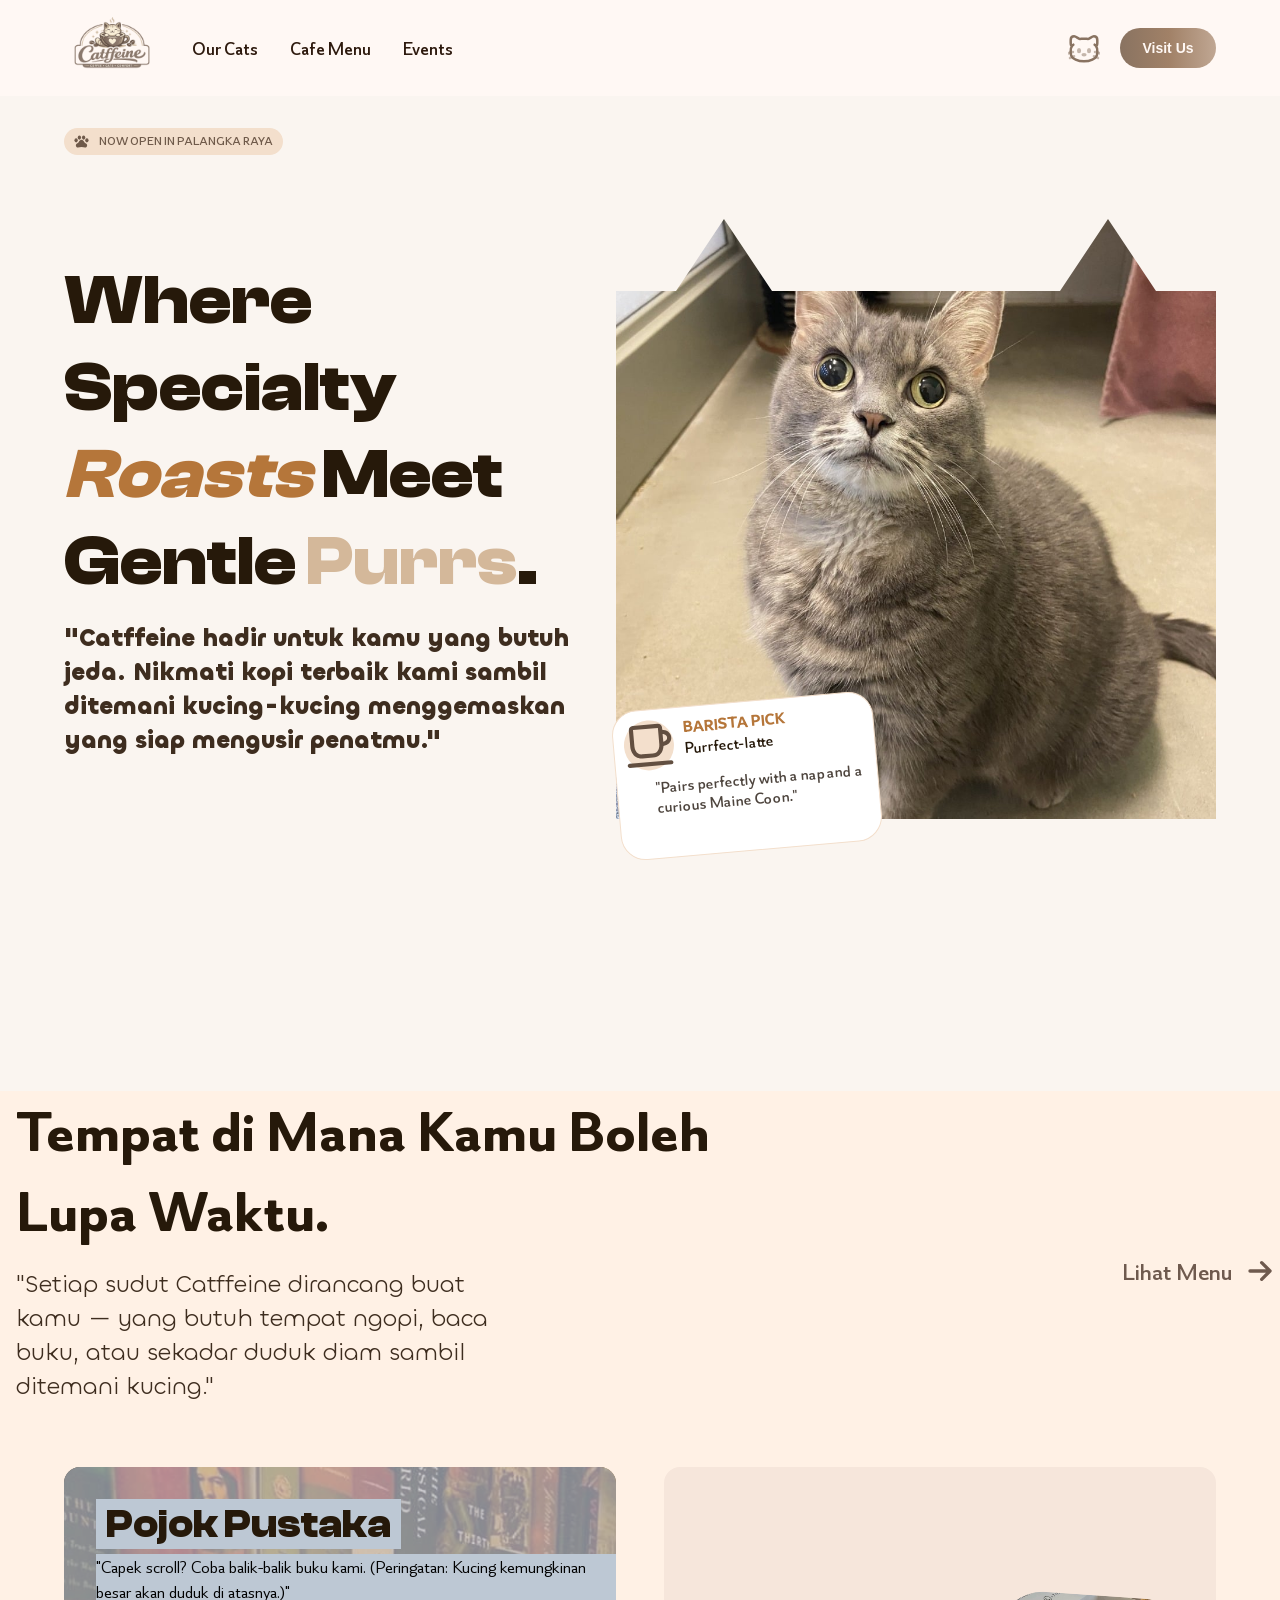
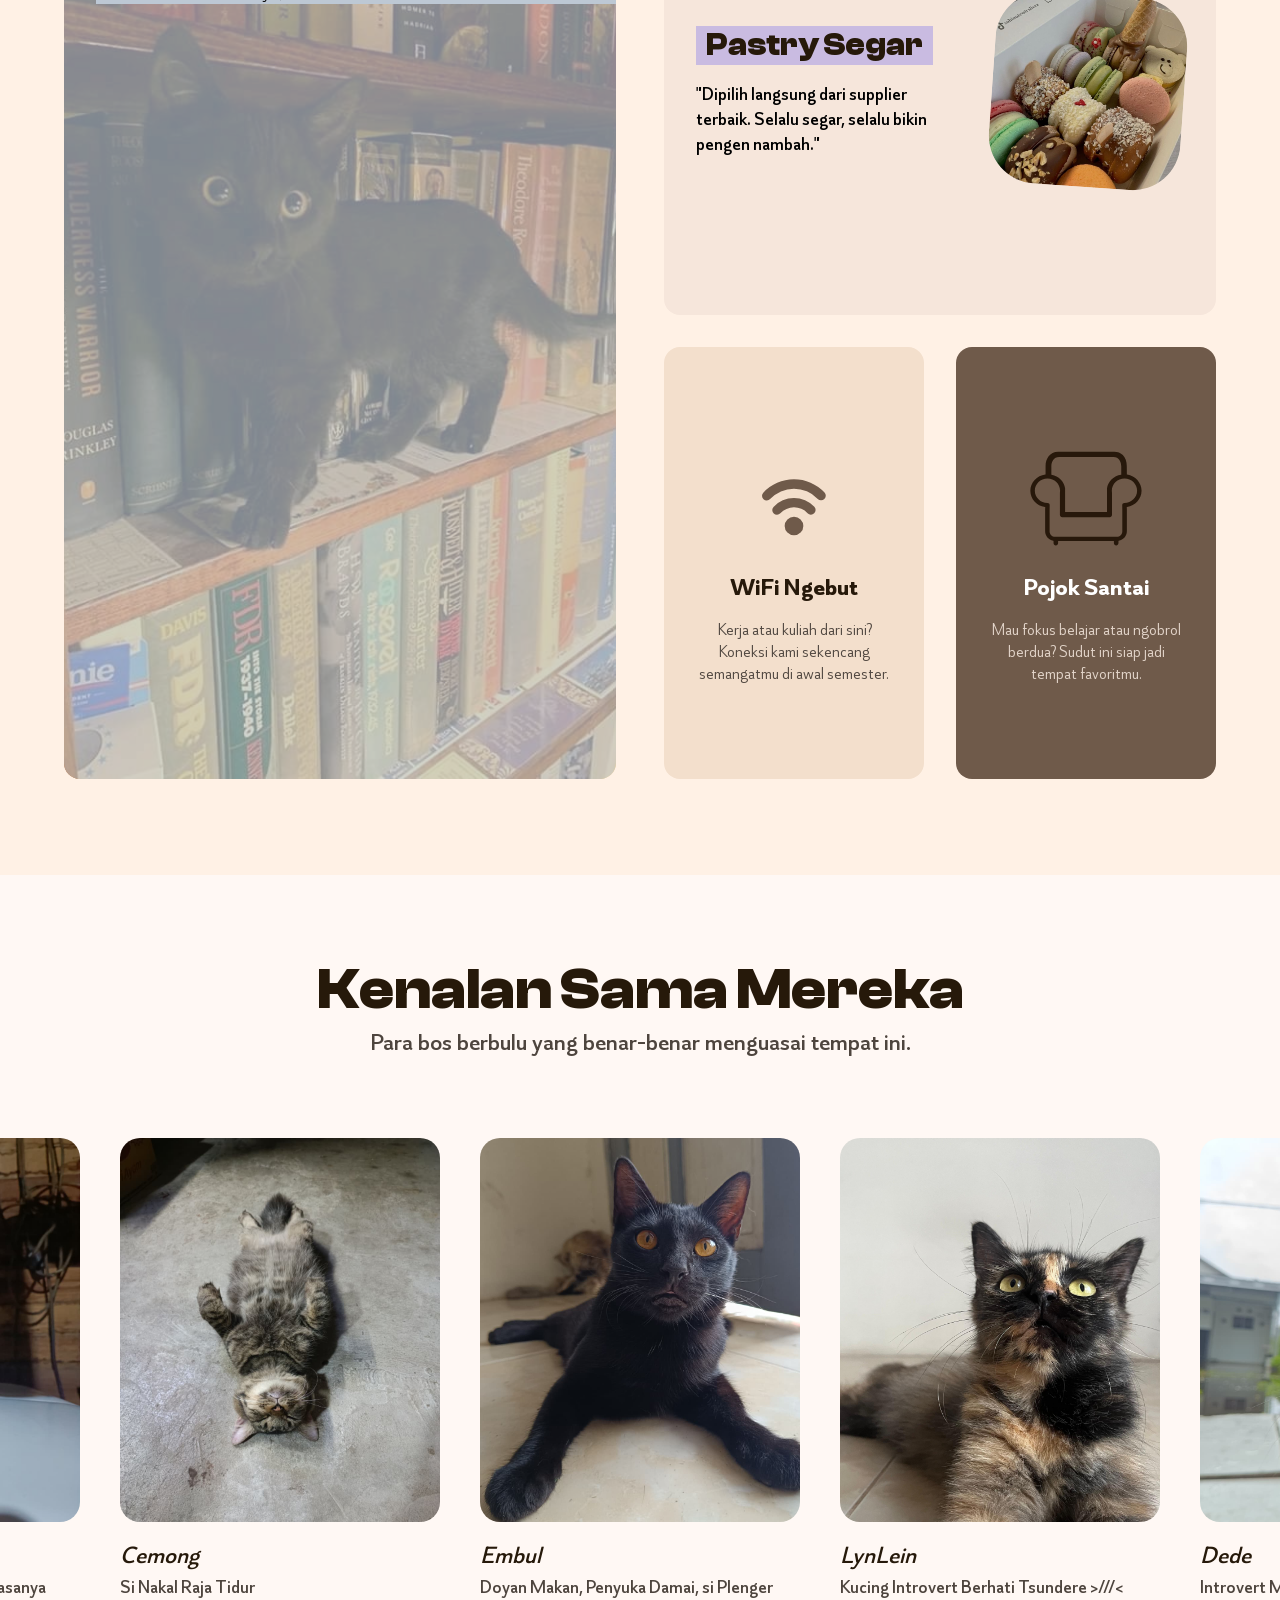
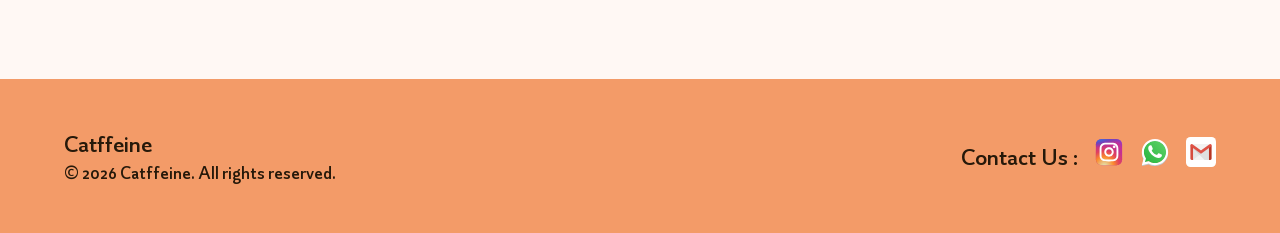
<file: index.html>
<!DOCTYPE html>
<html lang="en">
<head>
    <meta charset="UTF-8">
    <meta name="viewport" content="width=device-width, initial-scale=1.0">
    <title>Catffeine</title>
    <link rel="stylesheet" href="Index.css">
    <link rel="preload" href="Index.css" as="style">
</head>
<body>
    <div class="head_container">
        <div class="l-nav">
            <img class="logo" src="Img/Logo.png" alt="Catffeine Logo">
            <div class="nav">
                <a class="nav_child" href="#our-cats">Our Cats</a>
                <a class="nav_child" href="Menu.html">Cafe Menu</a>
                <a class="nav_child" href="Event.html">Events</a>
            </div>
        </div>
        <div class="R_nav">
            <button class="cat">
            </button>
            <a target="_blank" href="https://maps.app.goo.gl/F3sr7sW2v1mFtuyj6"><button class="Visit_us_btn">
                Visit Us
            </button></a>
            <button class="hamburger" id="hamburger">
                <span></span>
                <span></span>
                <span></span>
            </button>
        </div>
    </div>
    <div class="mobile-nav" id="mobileNav">
        <a href="#our-cats">Our Cats</a>
        <a href="Menu.html">Cafe Menu</a>
        <a href="Event.html">Events</a>
    </div>
    <div class="open-sign">
        <svg class="cat-paw" fill="#6F5A4A" viewBox="0 0 512 512" xmlns="http://www.w3.org/2000/svg"><g id="SVGRepo_bgCarrier" stroke-width="0"></g><g id="SVGRepo_tracerCarrier" stroke-linecap="round" stroke-linejoin="round"></g><g id="SVGRepo_iconCarrier"><title>ionicons-v5-n</title><path d="M442.8,361.82C434,336.72,413.49,324,393.69,311.7c-17.23-10.71-33.5-20.83-44.14-39C320.22,222.37,304.11,192,256.06,192s-64.21,30.38-93.61,80.69c-10.65,18.21-27,28.35-44.25,39.08-19.8,12.31-40.27,25-49.1,50.05A78.06,78.06,0,0,0,64,390.11C64,430.85,96.45,464,132.4,464s83.31-18.13,123.76-18.13S343.31,464,379.71,464,448,430.85,448,390.11A78.3,78.3,0,0,0,442.8,361.82Z"></path><ellipse cx="72" cy="216" rx="56" ry="72"></ellipse><ellipse cx="184" cy="120" rx="56" ry="72"></ellipse><ellipse cx="328" cy="120" rx="56" ry="72"></ellipse><ellipse cx="440" cy="216" rx="56" ry="72"></ellipse></g></svg>
        <div>
            NOW OPEN IN PALANGKA RAYA
        </div>
    </div>
    <div class="content-container">
        <div class="content">
            <div class="slogan">
                Where Specialty <span style="color: #B5763A; font-style: italic;">Roasts</span>
                Meet Gentle <span style="color: #D4B89A;">Purrs</span>.
            </div>
            <p class="description">"Catffeine hadir untuk kamu yang butuh jeda. Nikmati kopi terbaik kami sambil ditemani kucing-kucing menggemaskan yang siap mengusir penatmu."</p>
        </div>
        <div class="content-img">
            <div class="cat-ear-wrapper">
                <img class="princess" src="Img/Frontpageguy.jpg" alt="Cat Image">
            </div>
            <div class="rec">
                <div class ="logo-background">
                    <img style="width: 50px;"  src="Img/coffee-svgrepo-com.svg" alt="coffee logo">
                </div>
                <div class="rec-desc">
                    <div style="color: #B5763A; font-weight: bold;">
                        BARISTA PICK
                    </div>
                    <div style="color: #26190A;">
                        Purrfect-latte
                    </div>
                    <p style="margin-left: -2rem;">
                        "Pairs perfectly with a nap and a curious Maine Coon."
                    </p>
                </div>
            </div>
        </div>
    </div> 
    <div class="sec-content">
            <div class="sec-tagline">
                Tempat di Mana Kamu Boleh Lupa Waktu.
            </div>
            <div style="display: flex; flex-direction: row; justify-content: space-between;">
            <p class="sec-p">
                "Setiap sudut Catffeine dirancang buat kamu — yang butuh tempat ngopi, baca buku, atau sekadar duduk diam sambil ditemani kucing."
            </p>
            <a style="text-decoration: none;" href="Menu.html">
                <div class="menu-btn">
                    Lihat Menu
                    <img class="r-arrow" style="width: 40px;" src="Img/arrow-sm-right-svgrepo-com.svg" alt="right arrow">
                </div>
            </a>
            </div>
            <div class="box-section">
                    <div class="l-box">
                        <div class="cat-cover">
                            <div class="text-box">
                                <div class="st-box-tag">Pojok Pustaka</div>
                                <span style="background-color: #BDC8D4; font-size: 18px;">
                                    "Capek scroll? Coba balik-balik buku kami. (Peringatan: Kucing kemungkinan besar akan duduk di atasnya.)"
                                </span>
                        </div>
                        </div>
                    </div>
                    <div class="r-box">
                        <div class="nd-box">
                            <div class="nd-box-l">
                                <div class="nd-box-tag">Pastry Segar</div>
                                <span class="nd-box-desc">
                                    "Dipilih langsung dari supplier terbaik. Selalu segar, selalu bikin pengen nambah."
                                </span>
                            </div>
                            <div class="nd-box-r">
                                <img class="snack" src="Img/Snacks.jpg" alt="pastry">
                            </div>
                        </div>
                        <div style="display: flex; flex-direction: row;">
                            <div class="rd-box">
                                <img class="wifi"src="Img/wifi-medium-svgrepo-com.svg" alt="wifi">
                                <span class="wifi-tag">
                                    WiFi Ngebut
                                </span>
                                <span class="wifi-desc">
                                    Kerja atau kuliah dari sini? Koneksi kami sekencang semangatmu di awal semester.
                                </span>
                            </div>
                            <div class="th-box">
                                <img class="sofa"src="Img/sofa-svgrepo-com.svg" alt="sofa">
                                    <span class="sofa-tag">
                                    Pojok Santai
                                </span>
                                <span class="sofa-desc">
                                    Mau fokus belajar atau ngobrol berdua? Sudut ini siap jadi tempat favoritmu.
                                </span>
                            </div>
                        </div>
                    </div>
            </div>
    </div>
    <div id="our-cats" class="third-content">
        <div class="trd-tagline">
            Kenalan Sama Mereka
        </div>
        <span style="color: #4E453E; font-weight: 500; font-size: 24px;">Para bos berbulu yang benar-benar menguasai tempat ini.</span>
        <div class="gallery">
            <div>
                <div class="cat-pic satu"></div>
                <div class="cat-name">Adull</div>
                <div class="title-cat">Pencakar Handal, Preman pada Masanya</div>
            </div>
            <div>
                <div class="cat-pic dua"></div>
                <div class="cat-name">Cemong</div>
                <div class="title-cat">Si Nakal Raja Tidur</div>
            </div>
            <div>
                <div class="cat-pic tiga"></div>
                <div class="cat-name">Embul</div>
                <div class="title-cat">Doyan Makan, Penyuka Damai, si Plenger</div>
            </div>
                <div>
                    <div class="cat-pic empat"></div>
                    <div class="cat-name">LynLein</div>
                    <div class="title-cat">Kucing Introvert Berhati Tsundere >///<</div>
                </div>
                    <div>
                        <div class="cat-pic lima"></div>
                        <div class="cat-name">Dede</div>
                        <div class="title-cat">Introvert Manja Bertampang Bos Mafia</div>
                    </div>
            </div>
        </div>
    </div>
    <footer class="footer">
        <div class="footer-tag">
            <div >Catffeine</div>
            <div style="font-size: 18px;">&copy; 2026 Catffeine. All rights reserved.</div>
        </div>
        <div class="sosmed"> Contact Us :
            <a href="https://www.instagram.com/ridhoalramdani/" target="_blank">
                <img style="width: 30px;" src="Img/instagram-1-svgrepo-com.svg" alt="instagram">
            </a>
            <a href="https://wa.me/085754200266" target="_blank">
                <img style="width: 30px;" src="Img/whatsapp-svgrepo-com.svg" alt="whatsapp">
            </a>
            <a href="mailto:ridhoalramdani@gmail.com">
                <img style="width: 30px;" src="Img/gmail-old-svgrepo-com.svg" alt="gmail">
            </a>
        </div>
    </footer>
    <script>
    document.getElementById('hamburger').addEventListener('click', () => {
        document.getElementById('mobileNav').classList.toggle('open');
    });
</script>
</body>
</html>
</file>
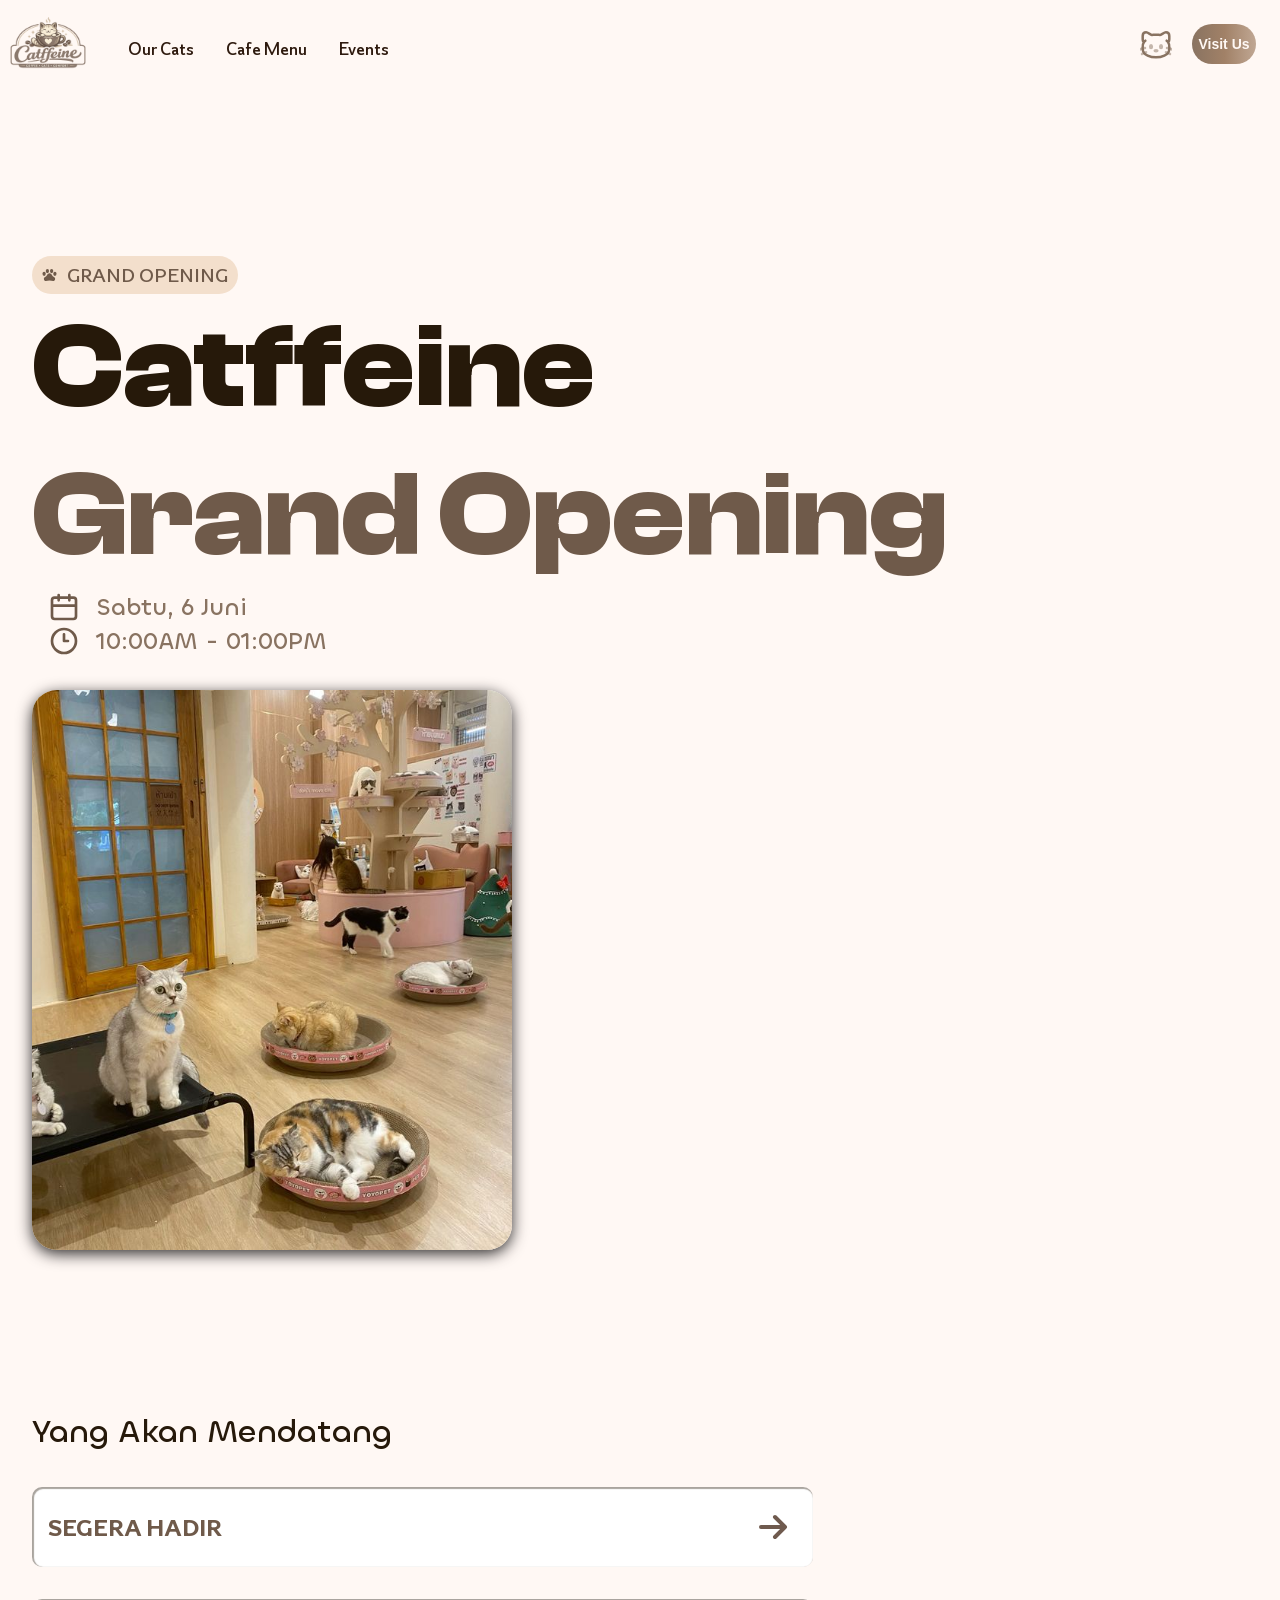
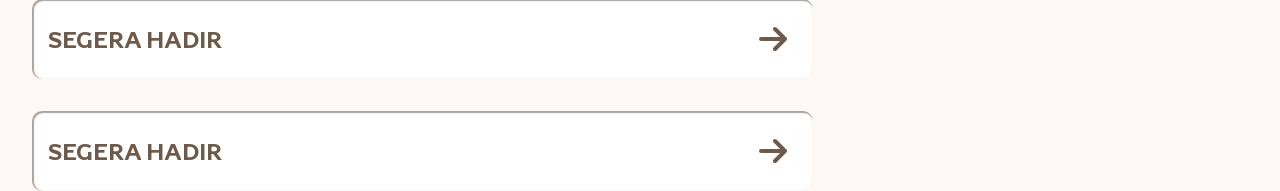
<file: Event.html>
<!DOCTYPE html>
<html lang="en">
<head>
    <meta charset="UTF-8">
    <meta name="viewport" content="width=device-width, initial-scale=1.0">
    <title>Event Page</title>
    <link rel="stylesheet" href="Event.css">
</head>
<body>
    <div class="head_container">
        <div class="l-nav">
            <img class="logo" src="Img/Logo.png" alt="Catffeine Logo">
            <div class="nav">
                <a class="nav_child" href="index.html#our-cats">Our Cats</a>
                <a class="nav_child" href="Menu.html">Cafe Menu</a>
                <a class="nav_child" href="Event.html">Events</a>
            </div>
        </div>
        <div class="R_nav">
            <button class="cat">
            </button>
            <a target="_blank" href="https://maps.app.goo.gl/F3sr7sW2v1mFtuyj6"><button class="Visit_us_btn">
                Visit Us
            </button></a>
            <button class="hamburger" id="hamburger">
                <span></span>
                <span></span>
                <span></span>
            </button>
        </div>
    </div>
    <div class="mobile-nav" id="mobileNav">
        <a href="index.html#our-cats">Our Cats</a>
        <a href="Menu.html">Cafe Menu</a>
        <a href="Event.html">Events</a>
    </div>
    <div class="content-container">
        <div class="content">
            <div class="open-sign">
                <svg class="cat-paw" fill="#6F5A4A" viewBox="0 0 512 512" xmlns="http://www.w3.org/2000/svg"><g id="SVGRepo_bgCarrier" stroke-width="0"></g><g id="SVGRepo_tracerCarrier" stroke-linecap="round" stroke-linejoin="round"></g><g id="SVGRepo_iconCarrier"><title>ionicons-v5-n</title><path d="M442.8,361.82C434,336.72,413.49,324,393.69,311.7c-17.23-10.71-33.5-20.83-44.14-39C320.22,222.37,304.11,192,256.06,192s-64.21,30.38-93.61,80.69c-10.65,18.21-27,28.35-44.25,39.08-19.8,12.31-40.27,25-49.1,50.05A78.06,78.06,0,0,0,64,390.11C64,430.85,96.45,464,132.4,464s83.31-18.13,123.76-18.13S343.31,464,379.71,464,448,430.85,448,390.11A78.3,78.3,0,0,0,442.8,361.82Z"></path><ellipse cx="72" cy="216" rx="56" ry="72"></ellipse><ellipse cx="184" cy="120" rx="56" ry="72"></ellipse><ellipse cx="328" cy="120" rx="56" ry="72"></ellipse><ellipse cx="440" cy="216" rx="56" ry="72"></ellipse></g></svg>
                <div>
                    GRAND OPENING 
                </div>
            </div>
            <div class="slogan">
                Catffeine <br> <span style="color: #6F5A4A;">Grand Opening</span>
            </div>
            <div class="time">
                <div class="calender">
                    <img style="width: 2rem;" src="Img/calender-svgrepo-com.svg" alt="calender">
                    <div class="tgl">Sabtu, 6 Juni</div>
                </div>
                <div class="calender">
                    <img style="width: 2rem;" src="Img/clock-three-svgrepo-com.svg" alt="clock">
                    <div class="tgl">10:00AM - 01:00PM</div>
                </div>
            </div>
        </div>
        <div class="event-page"></div>
    </div>
    <div class="nd-content">
        <div class="up-event">Yang Akan Mendatang</div>
        <div class="event-list">
            <div class="event">
                <div>SEGERA HADIR</div>
                <img style="width: 3rem;" src="Img/arrow-sm-right-svgrepo-com.svg" alt="arrow-r">
            </div>
            <div class="event">
                <div>SEGERA HADIR</div>
                <img style="width: 3rem;" src="Img/arrow-sm-right-svgrepo-com.svg" alt="arrow-r">
            </div>
            <div class="event">
                <div>SEGERA HADIR</div>
                <img style="width: 3rem;" src="Img/arrow-sm-right-svgrepo-com.svg" alt="arrow-r">
            </div>
        </div>
    </div>
    <script>
    document.getElementById('hamburger').addEventListener('click', () => {
        document.getElementById('mobileNav').classList.toggle('open');
    });
</script>
</body>
</html>
</file>
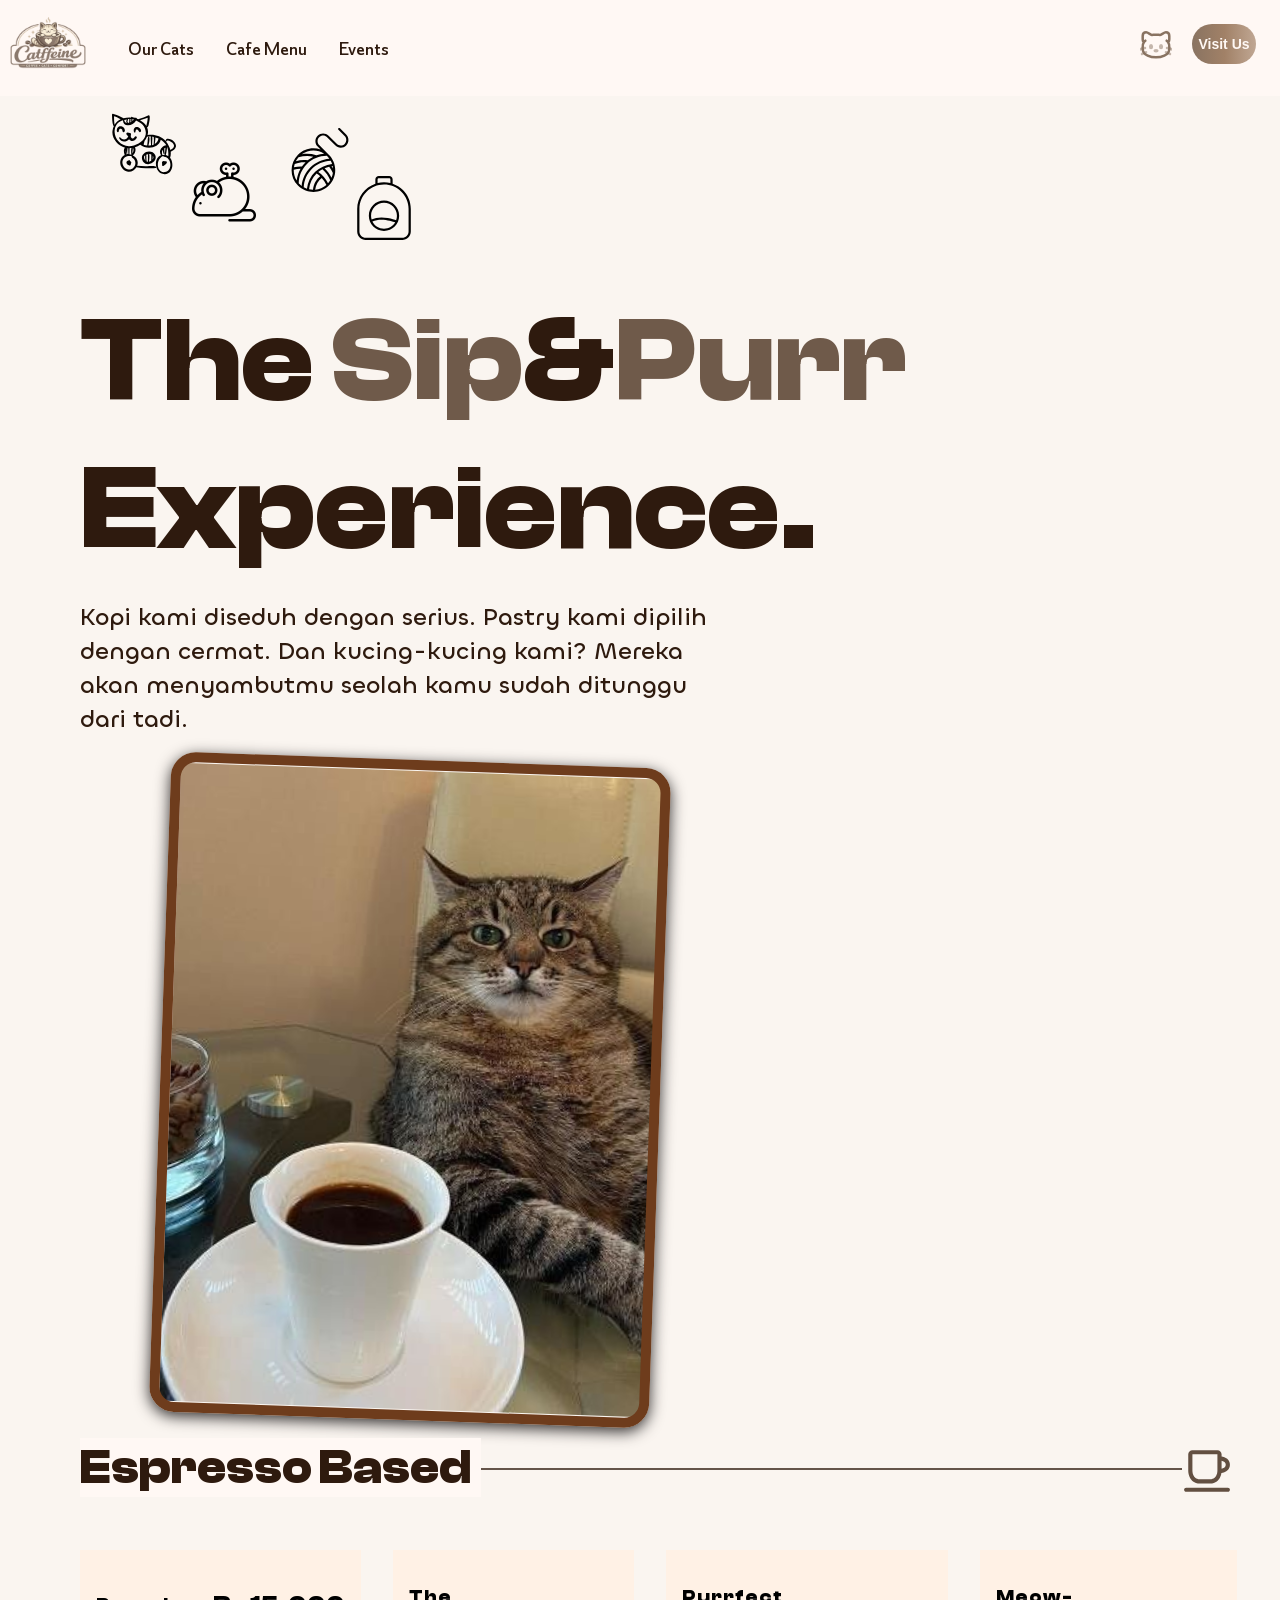
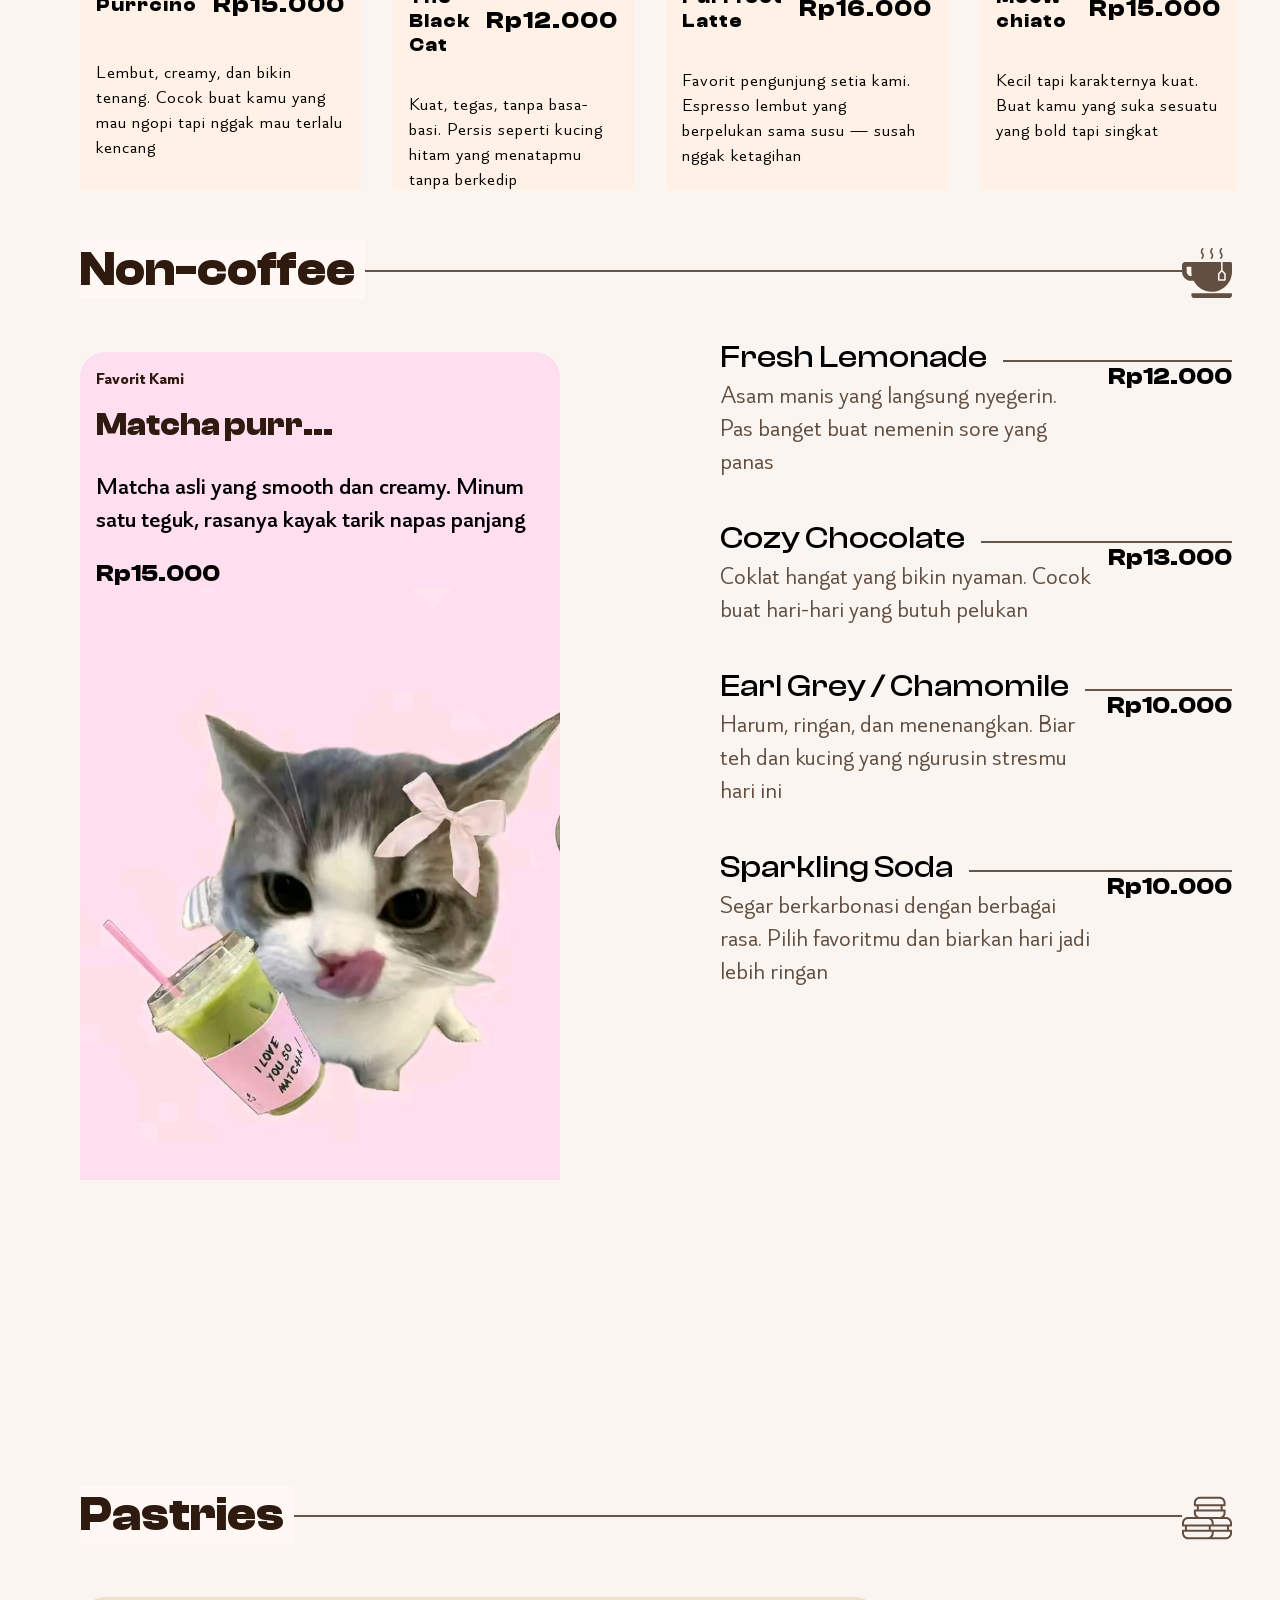
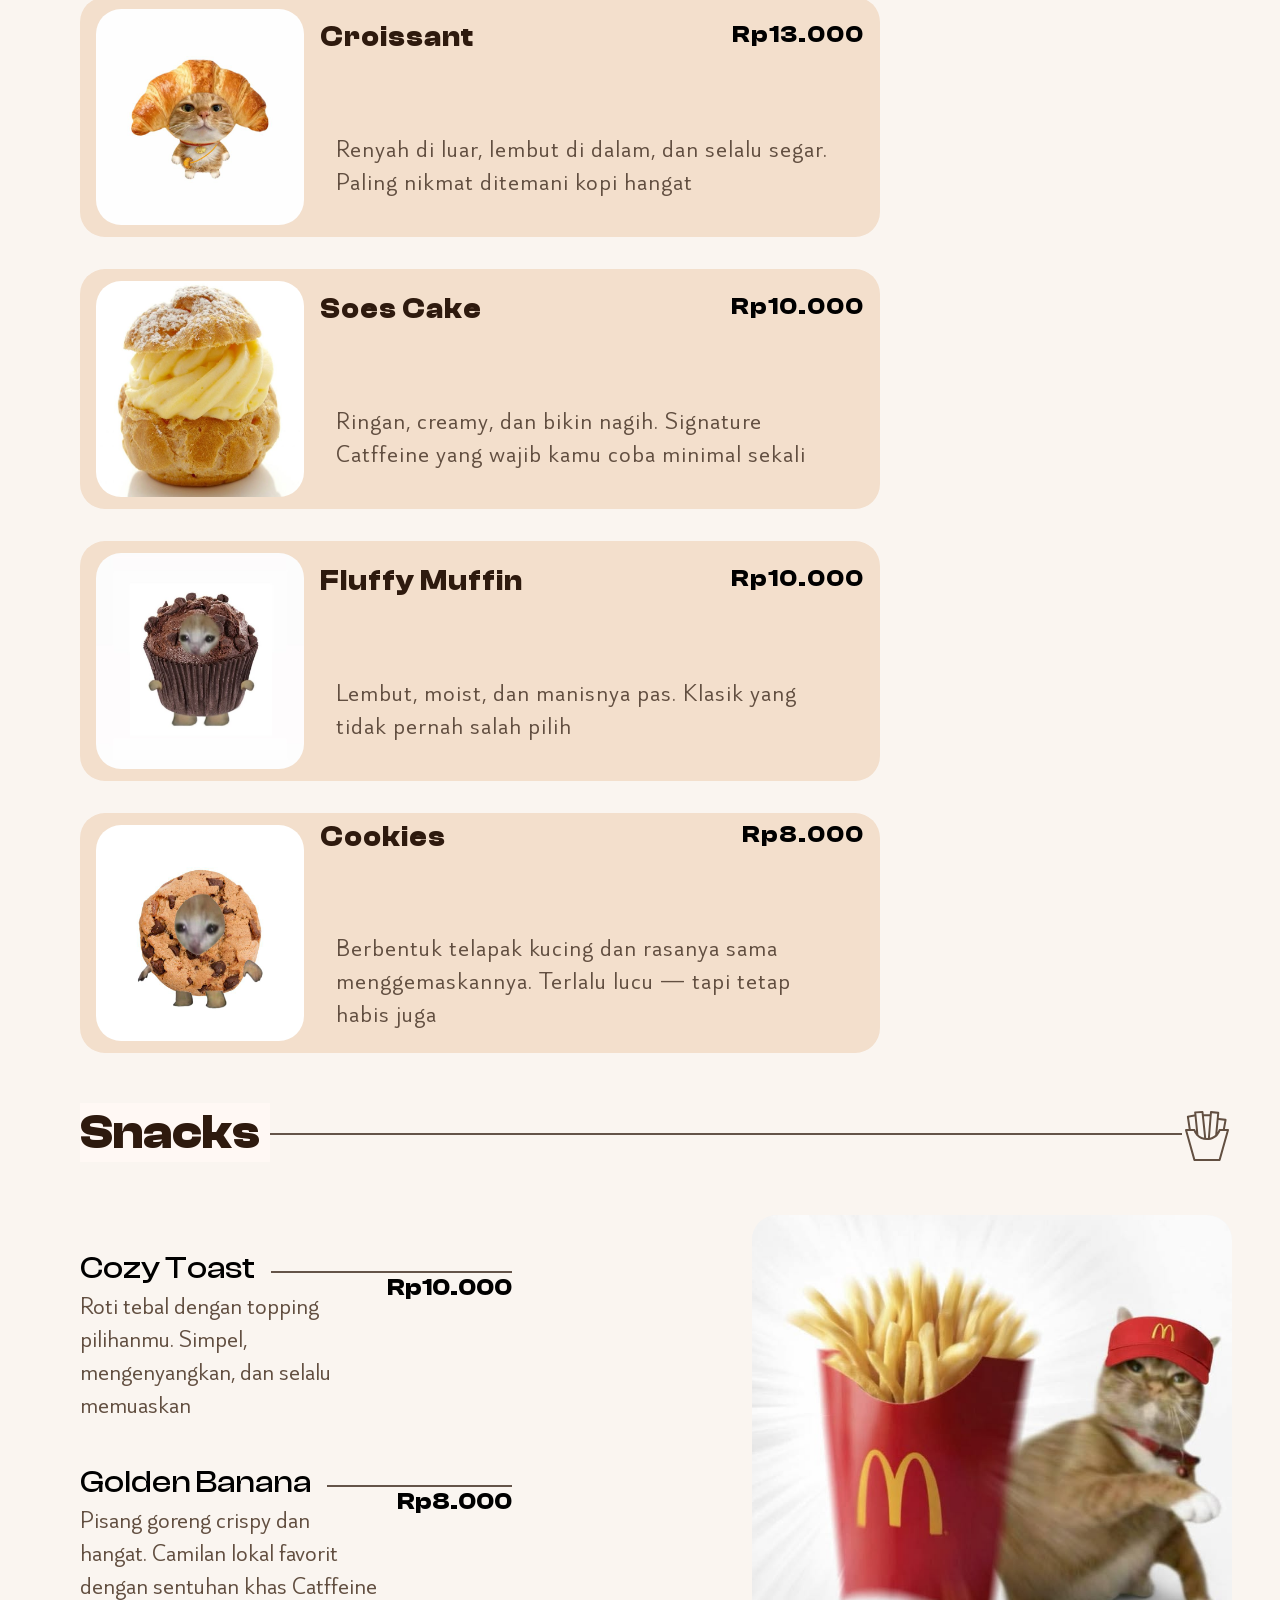
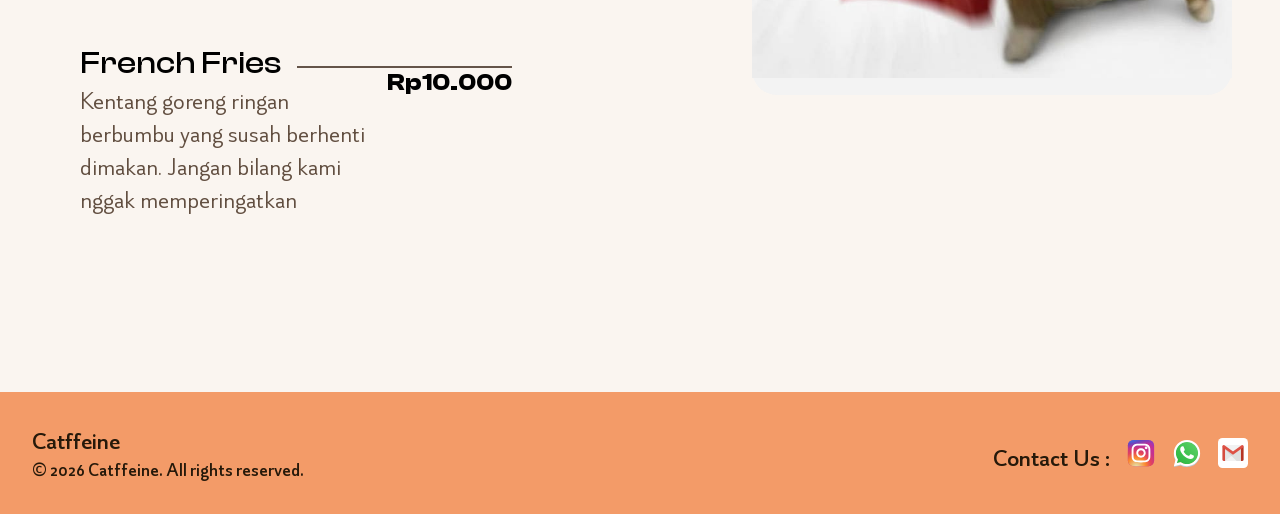
<file: Menu.html>
<!DOCTYPE html>
<html lang="en">
<head>
    <meta charset="UTF-8">
    <meta name="viewport" content="width=device-width, initial-scale=1.0">
    <title>Menu Page</title>
    <link rel="stylesheet" href="MenuPage.css">
</head>
<body>
    <div class="head_container">
        <div class="l-nav">
            <img class="logo" src="Img/Logo.png" alt="Catffeine Logo">
            <div class="nav">
                <a class="nav_child" href="index.html">Our Cats</a>
                <a class="nav_child" href="Menu.html">Cafe Menu</a>
                <a class="nav_child" href="Event.html">Events</a>
            </div>
        </div>
        <div class="R_nav">
            <button class="cat">
            </button>
            <a target="_blank" href="https://maps.app.goo.gl/F3sr7sW2v1mFtuyj6"><button class="Visit_us_btn">
                Visit Us
            </button></a>
            <button class="hamburger" id="hamburger">
                <span></span>
                <span></span>
                <span></span>
            </button>
        </div>
    </div>
    <div class="mobile-nav" id="mobileNav">
        <a href="index.html">Our Cats</a>
        <a href="Menu.html">Cafe Menu</a>
        <a href="Event.html">Events</a>
    </div>
    <div class="st-content-container">
        <div class="left-content">
            <div style="display: flex; flex-direction: row;">
                <div class="toy-1"></div>
                <div class="toy-2"></div>
                <div class="toy-3"></div>
                <div class="toy-4"></div>
            </div>
            <div class="menu-tagline">
                The <span style="color: #6F5A4A;">Sip</span>&<span  style="color: #6F5A4A;">Purr</span> Experience.
                </div>
                <p class="menu-description">
                    Kopi kami diseduh dengan serius. Pastry kami dipilih dengan cermat. Dan kucing-kucing kami? Mereka akan menyambutmu seolah kamu sudah ditunggu dari tadi.
                </p>
            </div>
            <div class="right-content">
                <div class="menu-page-guy"></div>
            </div>
        </div>
    </div>
    <div class="nd-content-container">
        <div class="category">
            <h2 class="category-title">Espresso Based</h2>
            <img class="coffee-logo" src="Img/coffee-svgrepo-com.svg" alt="coffee">
        </div>
        <div class="menu-items">
            <div class="menu-item">
                <div class="item-tag">
                    <h3 class="item-name">Purrcino</h3>
                    <p class="item-price">Rp15.000</p>
                </div>
                <p class="item-description">Lembut, creamy, dan bikin tenang. Cocok buat kamu yang mau ngopi tapi nggak mau terlalu kencang</p>
            </div>
            <div class="menu-item">
                <div class="item-tag"">
                    <h3 class="item-name">The Black Cat</h3>
                    <p class="item-price">Rp12.000</p> 
                </div>
                <p class="item-description">Kuat, tegas, tanpa basa-basi. Persis seperti kucing hitam yang menatapmu tanpa berkedip</p>
            </div>
            <div class="menu-item">
                <div class="item-tag"">
                    <h3 class="item-name">Purrfect Latte</h3>
                    <p class="item-price">Rp16.000</p> 
                </div>
                <p class="item-description">Favorit pengunjung setia kami. Espresso lembut yang berpelukan sama susu — susah nggak ketagihan</p>
            </div>
            <div class="menu-item">
                <div class="item-tag"">
                    <h3 class="item-name">Meow-chiato</h3>
                    <p class="item-price">Rp15.000</p> 
                </div>
                <p class="item-description">Kecil tapi karakternya kuat. Buat kamu yang suka sesuatu yang bold tapi singkat</p>
            </div>
        </div>
        <div class="category">
            <h2 class="category-title">Non-coffee</h2>
            <img class="coffee-logo" src="Img/tea-svgrepo-com.svg" alt="tea">
        </div>
        <div class="list-menu">
            <div class="recommended">
                <div class="our-rec">Favorit Kami</div>
                <div class="rec-tag">Matcha purr...</div>
                <p class="rec-desc">Matcha asli yang smooth dan creamy. Minum satu teguk, rasanya kayak tarik napas panjang</p>
                <div class="item-price">Rp15.000</div>
                <img class="rec-img" src="Img/matcha-cat.jpg" alt="matcha">
            </div>
            <div class="items-list">
                <div class="item-list">
                    <div class="item-nc-name">
                        Fresh Lemonade
                    </div>
                    <div class="item-desc">
                        Asam manis yang langsung nyegerin. Pas banget buat nemenin sore yang panas
                    </div>
                    <div class="item-price">
                        Rp12.000
                    </div>
                </div>
                <div class="item-list">
                    <div class="item-nc-name">
                        Cozy Chocolate
                    </div>
                    <div class="item-desc">
                        Coklat hangat yang bikin nyaman. Cocok buat hari-hari yang butuh pelukan
                    </div>
                    <div class="item-price">
                        Rp13.000
                    </div>
                </div>
                <div class="item-list">
                    <div class="item-nc-name">
                        Earl Grey / Chamomile
                    </div>
                    <div class="item-desc">
                        Harum, ringan, dan menenangkan. Biar teh dan kucing yang ngurusin stresmu hari ini
                    </div>
                    <div class="item-price">
                        Rp10.000
                    </div>
                </div>
                <div class="item-list">
                    <div class="item-nc-name">
                        Sparkling Soda
                    </div>
                    <div class="item-desc">
                        Segar berkarbonasi dengan berbagai rasa. Pilih favoritmu dan biarkan hari jadi lebih ringan
                    </div>
                    <div class="item-price">
                        Rp10.000
                    </div>
                </div>
            </div>
        </div>
        <div class="category">
            <h2 class="category-title">Pastries</h2>
            <img class="coffee-logo" src="Img/macarons-svgrepo-com.svg" alt="coffee">
        </div>
        <div class="menu-items pastrie">
            <div class="menu-item snk">
                <img class="food-img" src="Img/croissant-cat.jpg" alt="croissant">
                <div class="item-tag-snk">
                    <h3 class="item-name pastrie-name">Croissant</h3>
                    <p class="item-price pastrie-price">Rp13.000</p>
                    <p class="item-description pastrie-desc">Renyah di luar, lembut di dalam, dan selalu segar. Paling nikmat ditemani kopi hangat</p>
                </div>
            </div>
            <div class="menu-item snk">
                <img class="food-img" src="Img/Kue soes.jpg" alt="kue soes">
                <div class="item-tag-snk">
                    <h3 class="item-name pastrie-name">Soes Cake</h3>
                    <p class="item-price pastrie-price">Rp10.000</p> 
                    <p class="item-description pastrie-desc">Ringan, creamy, dan bikin nagih. Signature Catffeine yang wajib kamu coba minimal sekali</p>
                </div>
            </div>
            <div class="menu-item snk">
                <img  class="food-img" src="Img/muffin.jpg" alt="muffin">
                <div class="item-tag-snk">
                    <h3 class="item-name pastrie-name">Fluffy Muffin</h3>
                    <p class="item-price pastrie-price">Rp10.000</p> 
                    <p class="item-description pastrie-desc">Lembut, moist, dan manisnya pas. Klasik yang tidak pernah salah pilih</p>
                </div>
            </div>
            <div class="menu-item snk">
                <img class="food-img" src="Img/Cookies.jpg" alt="cookies">
                <div class="item-tag-snk">
                    <h3 class="item-name pastrie-name">Cookies</h3>
                    <p class="item-price pastrie-price">Rp8.000</p> 
                    <p class="item-description pastrie-desc">Berbentuk telapak kucing dan rasanya sama menggemaskannya. Terlalu lucu — tapi tetap habis juga</p>
                </div>
            </div>
        </div>
        <div class="category">
            <h2 class="category-title">Snacks</h2>
            <img class="coffee-logo" src="Img/french-fries-svgrepo-com.svg" alt="Snacks">
        </div>
        <div class="list-menu">
            <div class="items-list snacks-list">
                <div class="item-list snack-list">
                    <div class="item-nc-name">
                        Cozy Toast
                    </div>
                    <div class="item-desc">
                        Roti tebal dengan topping pilihanmu. Simpel, mengenyangkan, dan selalu memuaskan
                    </div>
                    <div class="item-price">
                        Rp10.000
                    </div>
                </div>
                <div class="item-list">
                    <div class="item-nc-name">
                        Golden Banana
                    </div>
                    <div class="item-desc">
                        Pisang goreng crispy dan hangat. Camilan lokal favorit dengan sentuhan khas Catffeine
                    </div>
                    <div class="item-price">
                        Rp8.000
                    </div>
                </div>
                <div class="item-list">
                    <div class="item-nc-name">
                        French Fries
                    </div>
                    <div class="item-desc">
                        Kentang goreng ringan berbumbu yang susah berhenti dimakan. Jangan bilang kami nggak memperingatkan
                    </div>
                    <div class="item-price">
                        Rp10.000
                    </div>
                </div>
            </div>
            <div class="recommended snack">
                <img class="rec-img" src="Img/Snack.jpg" alt="snack">
            </div>
        </div>
    </div>
    <footer class="footer">
        <div class="footer-tag">
            <div >Catffeine</div>
            <div style="font-size: 18px;">&copy; 2026 Catffeine. All rights reserved.</div>
        </div>
        <div class="sosmed"> Contact Us :
            <a href="https://www.instagram.com/ridhoalramdani/" target="_blank">
                <img style="width: 30px;" src="Img/instagram-1-svgrepo-com.svg" alt="instagram">
            </a>
            <a href="https://wa.me/085754200266" target="_blank">
                <img style="width: 30px;" src="Img/whatsapp-svgrepo-com.svg" alt="whatsapp">
            </a>
            <a href="mailto:ridhoalramdani@gmail.com">
                <img style="width: 30px;" src="Img/gmail-old-svgrepo-com.svg" alt="gmail">
            </a>
        </div>
    </footer>
        <script>
        document.getElementById('hamburger').addEventListener('click', () => {
            document.getElementById('mobileNav').classList.toggle('open');
        });
    </script>
</body>
</html>
</file>
<file: Index.css>
@font-face {
    font-family: Alpino;
    src: url(Alpino-Variable.ttf);
}
@font-face {
    font-family: ClashDisplay;
    src: url(ClashDisplay-Variable.ttf) ;
}
@font-face {
    font-family: Chillax;
    src: url(Chillax-Variable.ttf);
}
html, body{
    max-width: 100%;
    overflow-x: hidden;
}
html{
    scroll-behavior: smooth;
}
body{
    background-color: #FAF5F0;
    margin: 0;
    padding: 0;
    box-sizing: border-box;
    font-family: Alpino;
}

/* ══════════════════════════════════
   HEADER & NAVIGATION
══════════════════════════════════ */
.head_container{
    display: flex;
    background-color: #FFF8F4;
    justify-content: space-between;
    flex-direction: row;
    font-family: Alpino;
    padding: 0 5%; 
    align-items: center;
}
.logo{
    width: 6rem;   
}
.l-nav{
    display: flex;
    align-items: center;
    justify-content: center;
    gap: 2rem;
}
.nav{
    display: flex;
    gap: 2rem;
}
.nav_child{
    text-decoration: none;
    color: #2E1A0E;
    font-size: 18px;
    font-weight: 500;
    transition: 0.3s ease-in-out;
    text-decoration: underline;
    text-decoration-color: rgba(0, 0, 0, 0);
    text-underline-offset: 0px;
}
:hover.nav_child{
    color: #B45309;
    text-decoration-color: #B45309;
    text-decoration: underline;
    text-underline-offset: 10px;
    transform: translatey(-5px);
    text-decoration-thickness: 2px;
}
.R_nav{
    display: flex;
    margin: 1.5rem 0;
    gap: 20px;
    align-items: center;
}
.Visit_us_btn{
    color: #FFF8F4;
    border: none;
    border-radius: 2rem;
    background-image: linear-gradient(to right, #897361 0%,  #a18167 51%, #C0A793 100%);
    height:2.5rem;
    width: 6rem;
    font-weight: bold;
    font-size: 14px;
    transition: 0.3s ease-in-out;
    cursor: pointer;
}
:hover.Visit_us_btn{
    transform: translateY(-2px);
}
.cat{
    background-image: url('Img/cat-svgrepo-com.svg');
    background-size: cover;
    background-position: center;
    background-repeat: no-repeat;
    width: 2rem;
    height: 2.5rem;
    border: none;
    background-color: #ffffff00;
    cursor: pointer;
}
.open-sign{
    display: flex;
    gap: 10px;
    margin: 2rem 5%;
    background-color: #F3DFCC;
    width: fit-content;
    font-size: 12px;
    font-weight: 500;
    color: #6F5A4A;
    padding: 5px 10px;
    border-radius: 20px;
}
.cat-paw{
    width: 15px;
}

/* ══════════════════════════════════
   HERO / CONTENT SECTION
══════════════════════════════════ */
.content-container {
    display: flex;
    flex-direction: row;
    justify-content: space-between;
    align-items: center;
    width: 100%;
    max-width: 100%; 
    padding: 2rem 5%;
    box-sizing: border-box;
}
.content {
    display: flex;
    flex-direction: column;
    color: #26190A;
    font-size: clamp(3.5rem, 5.5vw, 110px); 
    font-weight: bolder;
    font-family: ClashDisplay;
    flex: 1;
}
.slogan {
    width: 100%;          
    max-width: 64rem;
}
.description {
    font-size: 24px;
    width: 100%;
    max-width: 35rem;
    color: #3E2D1F;
    font-family: Chillax;
    margin-top: 1rem;
}
.content-img {
    border-radius: 16px;
    position: relative;
    flex-shrink: 0;
}
.princess {
    width: 100%;
    max-width: 600px;     
    min-width: 340px;
    height: auto;
    display: block;
    transition: transform 0.4s ease;
}
.content-img:hover .princess {
    transform: rotate(2deg) scale(1.05); 
}
.cat-ear-wrapper {
    clip-path: polygon(
        0% 12%,
        10% 12%,
        18% 0%,
        26% 12%,
        74% 12%,
        82% 0%,
        90% 12%,
        100% 12%,
        100% 100%,
        0% 100%
    );
    border-radius: 0 0 16px 16px;
    width: fit-content;
}

/* Floating Barista Card Badge */
.rec{
    display: flex;
    flex-direction: row;
    background-color: #ffffff;
    position: absolute;
    bottom: -2rem;
    left: 0rem;
    padding: 10px;
    width : 15rem;
    height: 8rem;
    border-radius: 25px;
    transform: rotate(-5deg);
    border: #F3DFCC solid 1px;
}
.logo-background{
    background-color: #F3DFCC;
    width: 50px;
    height: 50px;
    display: flex;
    justify-content: center;
    align-items: center;
    border-radius: 25px;
    flex-shrink: 0;
}
.rec-desc{
    font-size: 16px;
    font-weight: 500;
    color: #4E453E;
    margin-left: 10px;
    line-height: 1.3;
}

/* ══════════════════════════════════
   SECOND SECTION (GRID DECK)
══════════════════════════════════ */
.sec-content {
    display: flex;
    margin-top: 15rem;   
    padding-bottom: 6rem;
    background-color: #FFF1E5;
    flex-direction: column;
    width: 100%;
}

/* Header row layout context helper inside the secondary section */
.sec-header-row {
    display: flex;
    flex-direction: row;
    justify-content: space-between;
    align-items: flex-end;
    width: 100%;
    padding: 5rem 5% 0 5%;
    box-sizing: border-box;
}
.sec-tagline{
    font-size: clamp(2.5rem, 4.5vw, 72px);
    font-weight: bold;
    color: #26190A;
    max-width: 50rem;
    margin-left: 1rem;
}
.sec-p{
    font-size: 24px;
    max-width: 30rem;
    color: #3E2D1F;
    font-family: Chillax;
    margin: 1rem 0 0 1rem;
}
.menu-btn{
    color :#6F5A4E;
    display: flex;
    align-items: center;
    font-size: 24px;
    font-weight: 500;
    text-decoration: none;
    white-space: nowrap;
}
.r-arrow{
    margin-left: 8px;
    transition: transform 0.3s ease-in-out;
}
.menu-btn:hover .r-arrow{
    transform: translateX(5px);
}

/* Card Section Frame Layout */
.box-section {
    display: flex;
    flex-direction: row;
    justify-content: space-between;
    gap: 3rem;          
    padding: 0 5%;
    width: 100%;
    margin-top: 4rem;
    box-sizing: border-box;
}

/* LEFT SIDE BIG IMAGE BOX */
.l-box {
    flex: 1;               
    max-width: 57rem;     
    height: 57rem;
    border-radius: 16px;
    margin: 0;           
    background-image: url("Img/books-and-cats-v0-r446j1r9a8941.jpg");
    background-size: cover;
    background-position: center;
    position: relative;    
}
.cat-cover{
    width: 100%;
    height: 100%;
    background-color: #bdc8d4ad;
    border-radius: 16px;
    transition: background-color 0.3s ease-in-out;
}
.l-box:hover .cat-cover{
    background-color: #bdc8d441;
}
.text-box{
    display: flex;
    flex-direction: column;
    margin: 2rem 0rem 0rem 2rem;
    position: absolute;
    z-index: 2;
}
.st-box-tag{
    font-weight: bold;
    color: #26190A;
    font-family: ClashDisplay;
    background-color: #BDC8D4;
    width: fit-content;
    font-size: 40px;
    margin-bottom: 0.3rem;
    padding: 0 10px;
}

/* RIGHT SIDE CARD CONTAINER WRAPPER */
.r-box {
    display: flex;
    flex-direction: column;
    gap: 2rem;
    flex: 1;              
    max-width: 57rem;
}
.nd-box {
    display: flex;
    flex-direction: row;
    width: 100%;      
    height: 28rem;
    border-radius: 16px;
    margin: 0;    
    background-color: #F6E6DB;
    justify-content: space-between;
    align-items: center;
    box-sizing: border-box;
}
.nd-box-l{
    display: flex;
    align-items: baseline;
    justify-content: center;
    flex-direction: column;
    padding: 2rem;
}
.nd-box-tag{
    font-weight: bold;
    color: #26190A;
    font-family: ClashDisplay;
    background-color: #C9BBE1;
    width: fit-content;
    font-size: 32px;
    padding: 0 10px;
}
.nd-box-desc{ 
    font-size: 18px;
    margin-top: 1rem;
    font-weight: 500;
}
.nd-box-r{
    display: flex;
    align-items: center;
    justify-content: center;
    padding-right: 2rem;
}
.snack{
    width: 12rem;
    height: 12rem;
    border-radius: 3rem;
    transform: rotate(4deg);
    object-fit: cover;
}
.nd-box:hover .snack{
    transform: rotate(0deg);
    transition: transform 0.2s ease-in-out;
}

/* BOTTOM SQUARES LAYOUT FRAME */
.r-box > div:last-child {
    display: flex;
    flex-direction: row;
    gap: 2rem;
    width: 100%;
}
.rd-box, .th-box {
    flex: 1;        
    width: 100%;
    height: 27rem;
    border-radius: 16px;
    margin: 0;         
    background-color: #F3DFCC;
    display: flex;
    flex-direction: column;
    justify-content: center;
    align-items: center;
    font-family: Alpino;
    padding: 2rem;
    box-sizing: border-box;
    text-align: center;
}
.th-box {
    background-color: #6F5A4A;
}
.wifi{
    width: 7rem;
    margin-bottom: 1rem;
}
.wifi-tag{
    font-weight: bold; 
    font-size: 24px;
    color: #26190A;
}
.wifi-desc{
    color: #514841;
    margin: 1rem 0 0 0;
}
.sofa{
    width: 7rem;
    margin-bottom: 1rem;
}
.sofa-tag{
    font-weight: bold;
    font-size: 24px;
    color: white;
}
.sofa-desc{
    color: #E2D4C9;
    margin: 1rem 0 0 0;
}

/* ══════════════════════════════════
   THIRD SECTION (GALLERY)
══════════════════════════════════ */
.third-content{
    display: flex;
    flex-direction: column;
    justify-content: center;
    align-items: center;
    background-color: #FFF8F4;
    padding: 5rem 5%;
}
.trd-tagline{
    font-size: clamp(2.5rem, 4.5vw, 72px);
    font-weight: bold;
    color: #26190A;
    font-family: ClashDisplay;
    width: fit-content;
}
.gallery{
    display: flex;
    gap: 2.5rem;
    margin-top: 5rem;
    flex-direction: row;
    justify-content: center;
    align-content: center;
    width: 100%;
}
.cat-pic{
    width: 20rem;
    height: 24rem;
    border-radius: 20px;
    background-color: blueviolet;
    background-size: cover;
    background-position: center;
    transition: all 0.3s ease-in-out;
}
.cat-name{
    color: #26190A; 
    font-weight: 500; 
    font-size: 24px;
    margin-top: 1rem;
    font-style: italic;
}
.title-cat{
    color: #4E453E; 
    font-weight: 500; 
    font-size: 18px;
    margin-top: 0.2rem;
}
.satu { background-image: url(Img/first-cat.jpeg); }
.dua { background-image: url(Img/second-cat.jpeg); }
.tiga { background-image: url(Img/third-cat.jpeg); }
.empat { background-image: url(Img/fourth-cat.jpeg); }
.lima { background-image: url(Img/fifth-cat.jpeg); }

.cat-pic:hover {
    transform: translateY(-5px);
    box-shadow: 0 10px 20px rgba(0,0,0,0.1);
}

/* ══════════════════════════════════
   FOOTER
══════════════════════════════════ */
.footer{
    display: flex;
    background-color: #f39b68;
    padding: 3rem 5%;
    font-family: Alpino;
    color: #26190A;
    justify-content: space-between;
    align-items: center;
}
.footer-tag{
    font-size: 24px;
    font-weight: 500;
}
.sosmed{
    display: flex;
    flex-direction: row;
    justify-content: center;
    align-items: center;
    gap: 1rem;
    font-family: Alpino;
    font-size: 24px;
    font-weight: 500;
}


.hamburger {
    display: none;
    flex-direction: column;
    gap: 5px;
    background: none;
    border: none;
    cursor: pointer;
    padding: 4px;
}
.hamburger span {
    display: none;
    width: 24px;
    height: 2px;
    background-color: #2E1A0E;
    border-radius: 2px;
}
.mobile-nav {
    display: none;
    flex-direction: column;
    gap: 1rem;
    background-color: #FFF8F4;
    padding: 1.5rem 2rem;
    border-top: 1px solid #F3DFCC;
}
.mobile-nav.open {
    display: flex;
}
.mobile-nav a {
    text-decoration: none;
    color: #2E1A0E;
    font-size: 18px;
    font-weight: 500;
}

/* ══════════════════════════════════
   TABLET — max 1024px
══════════════════════════════════ */
@media (max-width: 1024px) {
    .content-container {
        flex-direction: column-reverse; 
        text-align: center;
        gap: 4rem;
        padding: 4rem 5%;
    }
    .content {
        align-items: center;
    }
    .rec {
        left: 19%;
        transform: translateX(-50%) rotate(-3deg); 
        bottom: -2rem;
    }
    .sec-header-row {
        flex-direction: column;
        align-items: center;
        text-align: center;
        gap: 1.5rem;
    }
    .box-section {
        flex-direction: column;
        align-items: center;
        gap: 3rem; 
    }
    .l-box {
        width: 100%;
        max-width: 100%;
        height: auto; 
        min-height: 35rem; 
    }
    .r-box {
        width: 100%;
        max-width: 100%;
    }
    .gallery {
        flex-wrap: wrap;
        align-items: center;
    }
}

/* ══════════════════════════════════
   MOBILE — max 768px
══════════════════════════════════ */
@media (max-width: 768px) {
    .nav, .cat {
        display: none;
    }
    .hamburger {
        display: flex;
    }
    .hamburger span {
        display: block;
    }
    .content-container {
        flex-direction: column-reverse;
        gap: 4rem;
        padding: 2rem 5% 4rem 5%;
    }
    .content {
        font-size: 42px;
    }
    .princess {
        max-width: 100%;
    }
    .rec {
        position: absolute;
        bottom: -2rem;
        left: 30%;
        transform: translateX(-50%) rotate(-3deg);
    }
    .sec-tagline {
        font-size: 36px;
    }
    .sec-p {
        font-size: 18px;
    }
    .l-box {
        height: auto;
        min-height: 28rem;
    }
    .text-box {
        position: relative; 
        margin: 2rem;
    }
    
    .nd-box {
        flex-direction: column;
        height: auto;
        padding: 2rem;
        text-align: center;
    }
    .nd-box-l {
        padding: 0;
        align-items: center;
    }
    .nd-box-tag {
        margin: 0;
    }
    .nd-box-r {
        padding: 0;
        margin-top: 1.5rem;
    }
    .r-box > div:last-child {
        flex-direction: column;
    }
    .rd-box, .th-box {
        height: 22rem;
    }
    .footer {
        flex-direction: column;
        gap: 2rem;
        text-align: center;
    }
    .gallery {
        flex-direction: column;
        justify-content: center;
        align-items: center;
    }
}

/* ══════════════════════════════════
   SMALL PHONE — max 480px
══════════════════════════════════ */
@media (max-width: 480px) {
    .content {
        font-size: 34px;
    }
    .sec-tagline {
        font-size: 28px;
    }
    .trd-tagline {
        font-size: 32px;
    }
    .cat-pic {
        width: 100%;
        height: 22rem;
    }
}
</file>
<file: Event.css>
@font-face {
    font-family: Alpino;
    src: url(Alpino-Variable.ttf);

}
@font-face {
    font-family: ClashDisplay;
    src: url(ClashDisplay-Variable.ttf) ;
}
@font-face {
    font-family: Chillax;
    src: url(Chillax-Variable.ttf);
}
html, body{
    max-width: 100%;
    overflow-x: hidden;
}
html{
    scroll-behavior: smooth;
}
body{
    background-color: #FFF8F4;
    margin: 0;
    padding: 0;
    box-sizing: border-box;
    font-family: Alpino;
}
.head_container{
    display: flex;
    background-color: #FFF8F4;
    justify-content: space-between;
    flex-direction: row;
    font-family: Alpino;
}
.logo{
    width: 6rem;   
}
.l-nav{
    display: flex;
    align-items: center;
    justify-content: center;
    gap: 2rem;
}
.nav{
    display: flex;
    gap: 2rem;
}
.nav_child{
    text-decoration: none;
    color: #2E1A0E;
    font-size: 18px;
    font-weight: 500;
    transition: 0.3s ease-in-out;
    text-decoration: underline;
    text-decoration-color: rgba(0, 0, 0, 0);
    text-underline-offset: 0px;
}
:hover.nav_child{
    color: #B45309;
    text-decoration-color: #B45309;
    text-decoration: underline;
    text-underline-offset: 10px;
    transform: translatey(-5px);
    text-decoration-thickness: 2px;
}
.R_nav{
    display: flex;
    margin: 1.5rem;
    gap: 20px;
}
.Visit_us_btn{
    color: #FFF8F4;
    border: none;
    border-radius: 2rem;
    background-image: linear-gradient(to right, #897361 0%,  #a18167 51%, #C0A793 100%);
    height:2.5rem;
    width: 4rem;
    font-weight: bold;
    font-size: 14px;
    transition: 0.3s ease-in-out;
}
:hover.Visit_us_btn{
    transform: translateY(-2px);
}
.cat{
    background-image: url('Img/cat-svgrepo-com.svg');
    background-size: cover;
    background-position: center;
    background-repeat: no-repeat;
    width: 2rem;
    height: 2.5rem;
    border: none;
    background-color: #ffffff00;
}
.open-sign{
    display: flex;
    gap: 10px;
    margin-top: 10rem;
    background-color: #F3DFCC;
    width: fit-content;
    font-size: 20px;
    font-weight: 500;
    color: #6F5A4A;
    padding: 5px 10px;
    border-radius: 20px;
}
.cat-paw{
    width: 15px;
}
.content-container{
    display: flex;
    flex-direction: row;
    justify-content: space-between;
    flex-wrap: wrap;
    align-items: center;
    gap: 2rem;
}
.content{
    display: flex;
    flex-direction: column;
    margin-left: 2rem;
}
.slogan{
    color: #26190A;
    font-size: 120px;
    font-weight: bolder;
    font-family:  ClashDisplay;
    width: fit-content;
}
.time{
    margin-left: 1rem;
}
.calender{
    display: flex;
    flex-direction: row;
    gap: 1rem;
}
.tgl{
    font-size: 24px;
    font-weight: 500;
    color: #897361;
    font-family: Chillax;
}
.event-page{
    background-image: url('Img/event-page.jpg');
    background-size: cover;
    background-position: center;
    background-repeat: no-repeat;
    width: 30rem;
    height: 35rem;
    margin-right: 10rem;
    border-radius: 25px;
    box-shadow: 0px 4px 15px rgb(49, 46, 46);
    margin-left: 2rem;
}
.nd-content{
    margin-top: 10rem;
    margin-left: 2rem;
}
.up-event{
    font-family: Chillax;
    font-size: 32px;
    font-weight: 500;
    color: #26190A;
}
.event-list{
    margin-top: 2rem;
    gap: 2rem;
    display: flex;
    flex-direction: column;
}
.event{
    background-color: #ffffff;
    padding: 1rem;
    border-radius: 10px;
    width: 60%;
    font-size: 24px;
    font-weight: bold;
    color: #6F5A4A;
    font-family: Alpino;
    display: flex;
    justify-content: space-between;
    align-items: center;
    box-shadow:  inset 1px 1px 1px 1px #26190a65;
}
.hamburger {
    display: none;
    flex-direction: column;
    gap: 5px;
    background: none;
    border: none;
    cursor: pointer;
    padding: 4px;
}
.hamburger span {
    display: block;
    width: 24px;
    height: 2px;
    background-color: #2E1A0E;
    border-radius: 2px;
}
.mobile-nav {
    display: none;
    flex-direction: column;
    gap: 1rem;
    background-color: #FFF8F4;
    padding: 1.5rem 2rem;
    border-top: 1px solid #F3DFCC;
}
.mobile-nav.open {
    display: flex;
}
.mobile-nav a {
    text-decoration: none;
    color: #2E1A0E;
    font-size: 18px;
    font-weight: 500;
}
/* ══════════════════════════════════
   TABLET — max 1024px
══════════════════════════════════ */
@media (max-width: 1024px) {
    .slogan {
        font-size: 80px;
    }
    .event-page {
        width: 22rem;
        height: 28rem;
        margin-right: 4rem;
        margin-top: 0rem;
    }
    .event {
        width: 80%;
    }
}

/* ══════════════════════════════════
   MOBILE — max 768px
══════════════════════════════════ */
@media (max-width: 768px) {

    /* NAV */
    .nav { display: none; }
    .cat { display: none; }
    .hamburger { display: flex; }

    /* OPEN SIGN */
    .open-sign {
        margin-top: 3rem;
        margin-left: 0rem;
        font-size: 14px;
    }

    /* HERO: stack vertically */
    .content-container {
        flex-direction: column;
        align-items: center;
        gap: 3rem;
    }
    .content {
        margin-left: 0rem;
    }
    .slogan {
        font-size: 52px;
    }

    /* IMAGE: center and shrink */
    .event-page {
        width: 85%;
        max-width: 320px;
        height: 22rem;
        margin-right: 0;
        margin-top: 0;
        margin-left: 0;
    }

    /* EVENTS LIST */
    .nd-content {
        margin-left: 2rem;
        margin-top: 4rem;
    }
    .up-event {
        font-size: 24px;
    }
    .event {
        width: 20rem;
        font-size: 18px;

    }
}

/* ══════════════════════════════════
   SMALL PHONE — max 480px
══════════════════════════════════ */
@media (max-width: 480px) {
    .slogan {
        font-size: 38px;
    }
    .event-page {
        height: 18rem;
    }
    .event {
        width: 20rem;
        font-size: 16px;
    }
}
</file>
<file: MenuPage.css>
@font-face {
    font-family: Alpino;
    src: url(Alpino-Variable.ttf);

}
@font-face {
    font-family: ClashDisplay;
    src: url(ClashDisplay-Variable.ttf) ;
}
@font-face {
    font-family: Chillax;
    src: url(Chillax-Variable.ttf);
}
html, body{
    max-width: 100%;
    overflow-x: hidden;
}
html{
    scroll-behavior: smooth;
}
body{
    background-color: #FAF5F0;
    margin: 0;
    padding: 0;
    box-sizing: border-box;
    font-family: Alpino;
}
.head_container{
    display: flex;
    background-color: #FFF8F4;
    justify-content: space-between;
    flex-direction: row;
    font-family: Alpino;
}
.logo{
    width: 6rem;   
}
.l-nav{
    display: flex;
    align-items: center;
    justify-content: center;
    gap: 2rem;
}
.nav{
    display: flex;
    gap: 2rem;
}
.nav_child{
    text-decoration: none;
    color: #2E1A0E;
    font-size: 18px;
    font-weight: 500;
    transition: 0.3s ease-in-out;
    text-decoration: underline;
    text-decoration-color: rgba(0, 0, 0, 0);
    text-underline-offset: 0px;
}
:hover.nav_child{
    color: #B45309;
    text-decoration-color: #B45309;
    text-decoration: underline;
    text-underline-offset: 10px;
    transform: translatey(-5px);
    text-decoration-thickness: 2px;
}
.R_nav{
    display: flex;
    margin: 1.5rem;
    gap: 20px;
}
.Visit_us_btn{
    color: #FFF8F4;
    border: none;
    border-radius: 2rem;
    background-image: linear-gradient(to right, #897361 0%,  #a18167 51%, #C0A793 100%);
    height:2.5rem;
    width: 4rem;
    font-weight: bold;
    font-size: 14px;
    transition: 0.3s ease-in-out;
}
:hover.Visit_us_btn{
    transform: translateY(-2px);
}
.cat{
    background-image: url('Img/cat-svgrepo-com.svg');
    background-size: cover;
    background-position: center;
    background-repeat: no-repeat;
    width: 2rem;
    height: 2.5rem;
    border: none;
    background-color: #ffffff00;
}
.st-content-container{
    display: flex;
    margin-top: 3rem;
    flex-wrap: wrap;
}
.left-content{
    width: 50rem;
    display: flex;
    flex-direction: column;
    margin-top: 6rem;
    margin-left: 5rem;
}
.menu-tagline{
    font-family: ClashDisplay;
    font-size: 120px;
    color: #2E1A0E;
    margin-top: 3rem;
    font-weight: bolder;
    width: 60rem;
}
.menu-description{
    font-family: Chillax;
    font-size: 24px;
    color: #2E1A0E;
    margin-top: 1rem;
    width: 40rem;
    font-weight: 500;
}
.menu-page-guy{
    background-image: url('Img/Menu-page-guy.jpg');
    background-size: cover;
    background-position: center;
    background-repeat: no-repeat;
    width: 30rem;
    height: 40rem;
    transform: rotate(2deg);
    border-radius: 25px;
    border: #6e3c1c 10px solid;
    box-shadow: 0px 4px 15px rgb(49, 46, 46);
    background-size: 35rem;
    transition: 0.3s ease-in-out;
    margin-left: 10rem;
}
:hover.menu-page-guy{
    transform: rotate(0deg) translateY(-5px);
    background-size: 40rem;
}
.toy-1{
    background-image: url('Img/cat-toy-with-wheels-svgrepo-com.svg');
    background-size: cover;
    background-position: center;
    background-repeat: no-repeat;
    width: 4rem;
    height: 4rem;
    position: absolute;
    top: 7rem;
    left: 7rem;
}
.toy-2{
    background-image: url('Img/mouse-toy.png');
    background-size: cover;
    background-position: center;
    background-repeat: no-repeat;
    width: 4rem;
    height: 4rem;
    position: absolute;
    top: 10rem;
    left: 12rem;
}
.toy-3{
    background-image: url('Img/cat-toy-svgrepo-com.svg');
    background-size: cover;
    background-position: center;
    background-repeat: no-repeat;
    width: 4rem;
    height: 4rem;
    position: absolute;
    top: 8rem;
    left: 18rem;
}
.toy-4{
    background-image: url('Img/cat-bed-svgrepo-com.svg');
    background-size: cover;
    background-position: center;
    background-repeat: no-repeat;
    width: 4rem;
    height: 4rem;
    position: absolute;
    top: 11rem;
    left: 22rem;
}
.nd-content-container{
    display: flex;
    flex-direction: column;
    margin-top: 3rem;
    margin-left: 5rem;
    width: 90%;
}
.category{
    display: flex;
    flex-direction: row;
    width: 100%;
    justify-content: space-between;
    align-items: center;
    position: relative;
    border-top: #645449 2px solid;
}
.category-title{
    font-family: ClashDisplay;
    font-size: 48px;
    color: #2E1A0E;
    margin-top: 3rem;
    font-weight: bolder;
    position: absolute;
    top: -5rem;
    background-color: #FFF8F4;
    padding-right: 0.6rem;
}
.coffee-logo{
    width: 50px;
    position: absolute;
    top: -1.5rem;
    right: 0rem;
    background-color: #FAF5F0;
}
.menu-items{
    display: flex;
    flex-direction: row;
    gap: 2rem;
    margin-top: 5rem;
    margin-bottom: 5rem;
}
.item-tag{
    display: flex;
    flex-direction: row;
    justify-content: space-between;
    align-items: center;
    font-family: ClashDisplay;
    margin: 1rem;
}
.menu-item{
    background-color: #FFF1E5;
    width: 24rem;
    height: 15rem;
    letter-spacing: 1px;
}
.item-price{
    font-weight: bold;
    margin-left: 1rem;
    font-size: 24px;
    font-family: ClashDisplay;
}
.item-description{
    font-family: Alpino;
    font-weight: 400;
    font-size: 18px;
    margin: 1rem;
}
.list-menu{
    display: flex;
    flex-direction: row;
    gap: 10rem;
}
.recommended{
    width: 30rem;
    background-color: #FFDEEF;
    height: 30rem;
    margin-top: 5rem;
    border-radius: 25px;
    display: flex;
    flex-direction: column;
    position: relative;
}
.our-rec{
    margin: 1rem;
    font-weight: bold;
    color: #2E1A0E;
}
.rec-tag{
    margin: 0rem 0rem 0rem 1rem;
    font-family: ClashDisplay;
    color: #2E1A0E;
    font-size: 32px;
    font-weight: bold;
}
.rec-desc{
    font-family: Alpino;
    font-size: 24px;
    margin-left: 1rem;
    font-weight: 500;
}
.rec-img{
    width: 30rem;
    border-radius: 25px 25px 0px 0px;
    margin-top: 0rem;
    align-self: center;
    background-size: 20rem;
}
.items-list{
    margin-top: 5.5rem;
    display: flex;
    flex-direction: column;
    width: 60rem;
    margin-bottom: 29rem;
}
.item-list{
    border-top: #645449 2px solid;
    width: 100%;
    position: relative;
    display: flex;
    justify-content: space-between;
    margin-bottom: 4rem;
}
.item-nc-name{
    background-color: #FAF5F0;
    position: absolute;
    top: -1.5rem;
    font-family: ClashDisplay;
    font-size: 32px;
    font-weight: 500;
    padding-right: 1rem;
}
.item-desc{
    margin-top: 1rem;
    font-size: 24px;
    font-family: Alpino;
    color: #624F41;
}
.pastrie{
    display: flex;
    position: relative;
    flex-wrap: wrap;
}
.snk{
    width: 50rem;
    display: flex;
    flex-direction: row;
    background-color: #F3DFCC;
    border-radius: 25px;
    align-items: center;
}
.food-img{
    width: 13rem;
    height: 90%;
    border-radius: 25px;
    margin-left: 1rem;
    box-shadow: #2E1A0E;
}
.item-tag-snk{
    display: flex;
    flex-direction: row;
    flex-wrap: wrap;
    font-family: ClashDisplay;
    margin: 1rem;
    gap: 2rem;
    font-size: 24px;
    justify-content: space-between;
}
.pastrie-name{
    margin-top: -0rem;
    color: #2E1A0E;
}
.pastrie-price{
    margin-top: -0rem;
}
.pastrie-desc{
    font-size: 24px;
    color: #624F41;
}
.snack{
    margin-left: 5rem;
    background-color: #F3F3F3;
}
.snack-list{
    margin-top: 3rem;
}
.footer{
    display: flex;
    background-color: #f39b68;
    padding: 2rem;
    font-family: Alpino;
    color: #26190A;
    justify-content: space-between;
}
.footer-tag{
    font-size: 24px;
    font-weight: 500;
}
.sosmed{
    display: flex;
    flex-direction: row;
    justify-content: center;
    align-items: center;
    gap: 1rem;
    margin-top: 0.5rem;
    font-family: Alpino;
    font-size: 24px;
    font-weight: 500;
}
.snacks-list{
    margin-bottom: 7rem;
}
.hamburger {
    display: none;
    flex-direction: column;
    gap: 5px;
    background: none;
    border: none;
    cursor: pointer;
    padding: 4px;
}
.hamburger span {
    display: block;
    width: 24px;
    height: 2px;
    background-color: #2E1A0E;
    border-radius: 2px;
}
.mobile-nav {
    display: none;
    flex-direction: column;
    gap: 1rem;
    background-color: #FFF8F4;
    padding: 1.5rem 2rem;
    border-top: 1px solid #F3DFCC;
}
.mobile-nav.open {
    display: flex;
}
.mobile-nav a {
    text-decoration: none;
    color: #2E1A0E;
    font-size: 18px;
    font-weight: 500;
}
/* ══════════════════════════════════
   TABLET — max 1024px
══════════════════════════════════ */
@media (max-width: 1024px) {
    .menu-tagline {
        font-size: 80px;
        width: 100%;
        margin-left: 4rem;
    }
    .st-content-container{
        gap: 1rem;
    }
    .menu-description {
        margin-left: 4rem;
        width: 35rem;
    }
    .menu-page-guy {
        width: 22rem;
        height: 30rem;
        margin-right: 4rem;
        margin-left: 8rem;
    }
    .menu-item {
        width: 18rem;
    }
    .snk {
        width: 42rem;
    }
    .list-menu {
        gap: 4rem;
    }
    .items-list {
        width: 45rem;
    }
    .recommended {
        width: 25rem;
    }
    .rec-img {
        width: 25rem;
    }
}

/* ══════════════════════════════════
   MOBILE — max 768px
══════════════════════════════════ */
@media (max-width: 768px) {

    /* NAV */
    .nav { display: none; }
    .cat { display: none; }
    .hamburger { display: flex; }

    /* HERO: stack vertically */
    .st-content-container {
        flex-direction: column;
        margin-top: 2rem;
    }
    .left-content {
        width: 100%;
        margin-top: 2rem;
        margin-left: 0rem;
    }
    .menu-tagline {
        font-size: 52px;
        margin-left: 1.5rem;
        width: 90%;
    }
    .menu-description {
        font-size: 18px;
        margin-left: 1.5rem;
        width: 90%;
    }
    .right-content {
        display: flex;
        margin-top: 1rem;
        margin-left: 2rem;
        margin-left: 1rem;
        margin-bottom: 2rem;
    }
    .menu-page-guy {
        width: 85%;
        max-width: 250px;
        height: 20rem;
        transform: rotate(0deg);
        background-size: 20rem;
    }
    :hover.menu-page-guy{
    transform: rotate(0deg) translateY(-5px);
    background-size: 25rem;
}

    /* Cat toys: hide on mobile, they overlap */
    .toy-1, .toy-2, .toy-3, .toy-4 {
        display: none;
    }

    /* MENU SECTION */
    .nd-content-container {
        margin-left: 1.5rem;
        width: 95%;
    }
    .category{
        width: 90%;
    }
    .category-title {
        font-size: 32px;
    }

    /* Espresso cards: stack vertically */
    .menu-items {
        flex-direction: column;
        margin-top: 4rem;
        margin-bottom: 2rem;
        margin-right: 2rem;
    }
    .menu-item {
        width: 100%;
        height: auto;
    }

    /* Non-coffee & snacks: stack recommendation below list */
    .list-menu {
        flex-direction: column;
        gap: 2rem;
    }
    .recommended {
        width: 90%;
        height: auto;
        margin-top: 2rem;
        margin-left: 1rem;
    }
    .coffee-logo{
        width: 40px;
    }
    .rec-img {
        width: 100%;
        border-radius: 25px;
    }
    .items-list {
        width: 90%;
        margin-bottom: 2rem;
        margin-top: 4rem;
        margin-left: 1rem;
    }
    .item-desc {
        font-size: 18px;
    }
    .item-nc-name {
        font-size: 24px;
    }

    /* Pastries: stack vertically */
    .snk {
        width: 80%;
        flex-direction: column;
        padding: 1rem;
        margin-left: 1rem;
    }
    .food-img {
        width: 80%;
        height: 18rem;
        object-fit: cover;
        margin-left: 0;
    }
    .pastrie{
        margin-bottom: 5rem;
    }
    .pastrie-desc{
        font-size: 18px;
    }
    .item-tag-snk {
        flex-direction: column;
        gap: 1px;
    }

    /* Snack recommended image */
    .snack {
        margin-left: 0;
        width: 100%;
    }
    .snacks-list {
        margin-bottom: 2rem;
    }

    /* FOOTER */
    .footer {
        flex-direction: column;
        gap: 1.5rem;
    }
    .sosmed {
        font-size: 18px;
    }
    .menu-page-guy{
        width: 20rem;
        margin-right: 1rem;
    }
}

/* ══════════════════════════════════
   SMALL PHONE — max 480px
══════════════════════════════════ */
@media (max-width: 480px) {
    .menu-tagline {
        font-size: 38px;
    }
    .category-title {
        font-size: 26px;
    }
    .item-name {
        font-size: 18px;
    }
    .rec-tag {
        font-size: 24px;
    }
    .rec-desc {
        font-size: 18px;
    }
}
</file>
